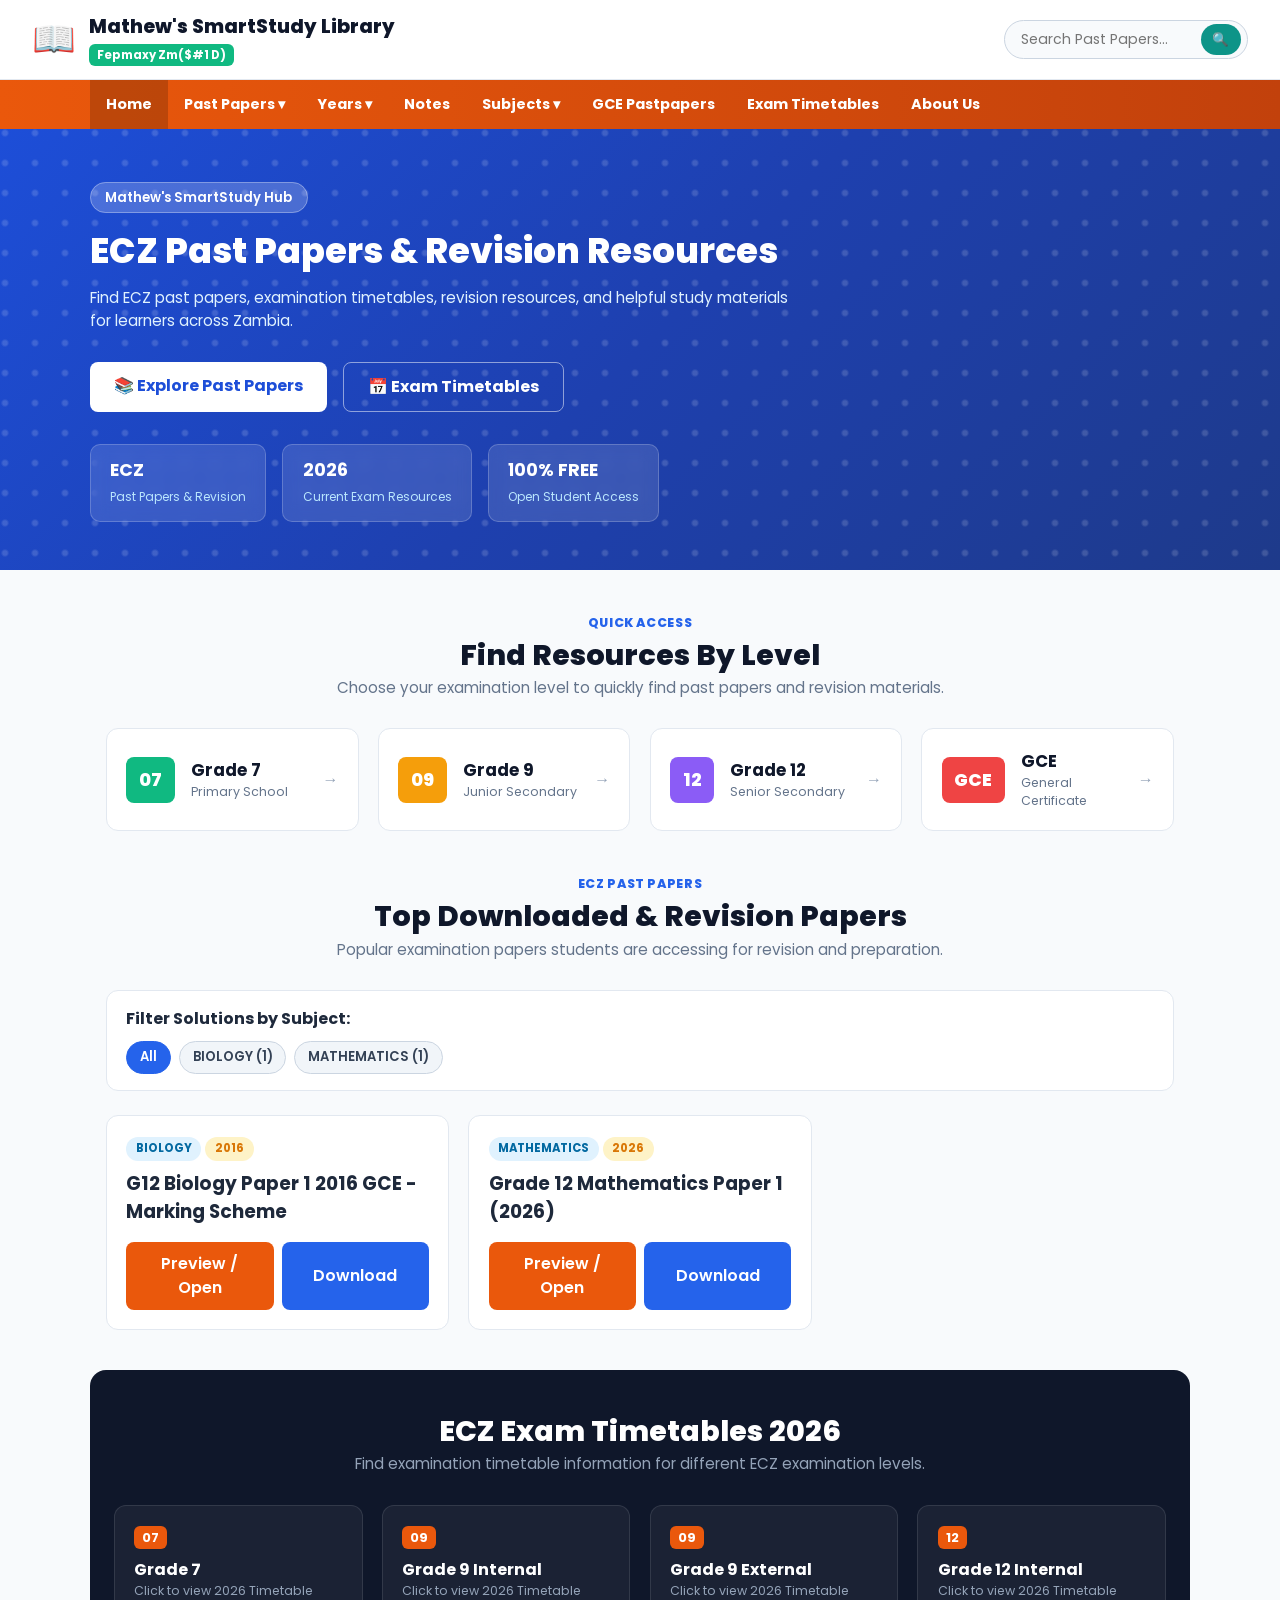
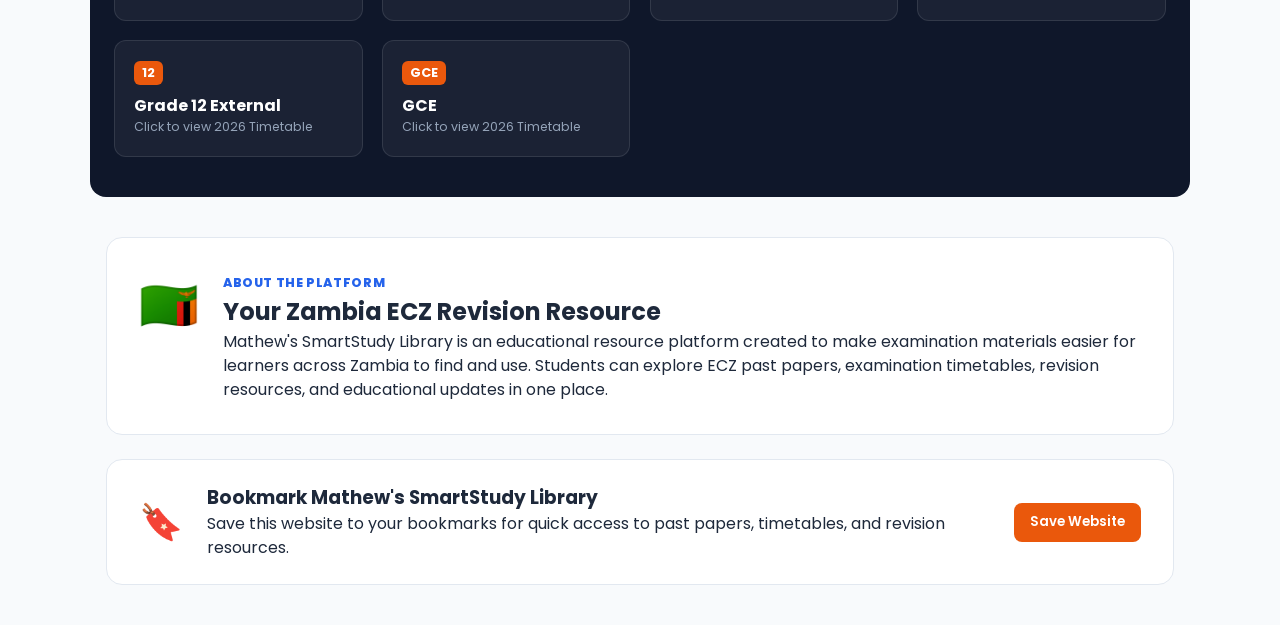
<file: index.html>
<!DOCTYPE html>
<html lang="en">
<head>
  <meta charset="UTF-8">
  <meta name="viewport" content="width=device-width, initial-scale=1.0">
  <title>Mathew's SmartStudy Library | Innovate Your Future</title>
  <link rel="stylesheet" href="css/style.css">
  <link href="https://fonts.googleapis.com/css2?family=Poppins:wght@400;600;700;800&display=swap" rel="stylesheet">
</head>
<body>

  <!-- Top Header Navigation -->
  <div class="top-header">
    <div class="top-brand">
      <div class="brand-logo-icon">📖</div>
      <div class="brand-text">
        <h2>Mathew's SmartStudy Library</h2>
        <span class="green-badge">Fepmaxy Zm($#1 D)</span>
      </div>
    </div>

    <div class="top-search-box">
      <input type="text" id="topSearchInput" placeholder="Search Past Papers...">
      <button class="top-search-btn">🔍</button>
    </div>
  </div>

  <!-- Orange Main Navigation Bar (Clean Public Menu - No Admin Link) -->
  <nav class="main-navbar">
    <div class="nav-container">
      <a href="#hero" class="nav-item active">Home</a>

      <!-- Dropdown 1: Past Papers -->
      <div class="dropdown">
        <a href="#resources" class="nav-item dropbtn">Past Papers ▾</a>
        <div class="dropdown-content">
          <a href="#resources" onclick="selectGradeLevel('primary')">Grade 7</a>
          <a href="#resources" onclick="selectGradeLevel('junior')">Grade 9</a>
          <a href="#resources" onclick="selectGradeLevel('senior')">Grade 12</a>
          <a href="#resources" onclick="selectGradeLevel('gce')">GCE Papers</a>
        </div>
      </div>

      <!-- Dropdown 2: Years -->
      <div class="dropdown">
        <a href="#resources" class="nav-item dropbtn">Years ▾</a>
        <div class="dropdown-content">
          <a href="#resources" onclick="filterByYear('2026')">2026</a>
          <a href="#resources" onclick="filterByYear('2025')">2025</a>
          <a href="#resources" onclick="filterByYear('2024')">2024</a>
          <a href="#resources" onclick="filterByYear('2023')">2023</a>
          <a href="#resources" onclick="filterByYear('2022')">2022</a>
          <a href="#resources" onclick="filterByYear('2021')">2021</a>
          <a href="#resources" onclick="filterByYear('2020')">2020</a>
          <a href="#resources" onclick="filterByYear('all')">Old Past Papers</a>
        </div>
      </div>

      <a href="#about" class="nav-item">Notes</a>

      <!-- Dropdown 3: Subjects -->
      <div class="dropdown">
        <a href="#resources" class="nav-item dropbtn">Subjects ▾</a>
        <div class="dropdown-content">
          <a href="#resources" onclick="filterSubject('Mathematics')">Mathematics</a>
          <a href="#resources" onclick="filterSubject('Chemistry')">Chemistry</a>
          <a href="#resources" onclick="filterSubject('English')">English</a>
          <a href="#resources" onclick="filterSubject('Science')">Science</a>
          <a href="#resources" onclick="filterSubject('Geography')">Geography</a>
          <a href="#resources" onclick="filterSubject('all')">Find All Subjects</a>
        </div>
      </div>

      <a href="#resources" onclick="selectGradeLevel('gce')" class="nav-item">GCE Pastpapers</a>
      <a href="#timetables" class="nav-item">Exam Timetables</a>
      <a href="#about" class="nav-item">About Us</a>
    </div>
  </nav>

  <!-- 1. Hero Banner with Blue Water Animation -->
  <section id="hero" class="water-bg-wrapper">
    <div class="hero-content-container">
      <span class="hero-pill-badge">Mathew's SmartStudy Hub</span>
      <h1>ECZ Past Papers & Revision Resources</h1>
      <p>Find ECZ past papers, examination timetables, revision resources, and helpful study materials for learners across Zambia.</p>
      
      <div class="hero-action-btns">
        <a href="#resources" class="hero-btn-primary">📚 Explore Past Papers</a>
        <a href="#timetables" class="hero-btn-outline">📅 Exam Timetables</a>
      </div>

      <div class="hero-stat-cards">
        <div class="stat-card">
          <strong>ECZ</strong>
          <span>Past Papers & Revision</span>
        </div>
        <div class="stat-card">
          <strong>2026</strong>
          <span>Current Exam Resources</span>
        </div>
        <div class="stat-card">
          <strong>100% FREE</strong>
          <span>Open Student Access</span>
        </div>
      </div>
    </div>
  </section>

  <!-- 2. Find Resources By Level -->
  <section id="levels" class="section-container">
    <div class="section-title-box">
      <span class="section-tag">QUICK ACCESS</span>
      <h2>Find Resources By Level</h2>
      <p>Choose your examination level to quickly find past papers and revision materials.</p>
    </div>

    <div class="level-cards-grid">
      <div class="level-card" onclick="selectGradeLevel('primary')">
        <div class="level-num num-green">07</div>
        <div class="level-info">
          <h3>Grade 7</h3>
          <p>Primary School</p>
        </div>
        <span class="arrow-icon">→</span>
      </div>

      <div class="level-card" onclick="selectGradeLevel('junior')">
        <div class="level-num num-orange">09</div>
        <div class="level-info">
          <h3>Grade 9</h3>
          <p>Junior Secondary</p>
        </div>
        <span class="arrow-icon">→</span>
      </div>

      <div class="level-card" onclick="selectGradeLevel('senior')">
        <div class="level-num num-purple">12</div>
        <div class="level-info">
          <h3>Grade 12</h3>
          <p>Senior Secondary</p>
        </div>
        <span class="arrow-icon">→</span>
      </div>

      <div class="level-card" onclick="selectGradeLevel('gce')">
        <div class="level-num num-red">GCE</div>
        <div class="level-info">
          <h3>GCE</h3>
          <p>General Certificate</p>
        </div>
        <span class="arrow-icon">→</span>
      </div>
    </div>
  </section>

  <!-- 3. Resource Explorer Section -->
  <section id="resources" class="section-container light-bg">
    <div class="section-title-box">
      <span class="section-tag">ECZ PAST PAPERS</span>
      <h2>Top Downloaded & Revision Papers</h2>
      <p>Popular examination papers students are accessing for revision and preparation.</p>
    </div>

    <div class="search-filter-box">
      <h4 style="margin-bottom: 0.6rem; color: #1e293b;">Filter Solutions by Subject:</h4>
      <div id="subjectPillsContainer" class="subject-pills"></div>
    </div>

    <div id="resourceGrid" class="resource-grid"></div>
  </section>

  <!-- 4. ECZ Exam Timetables Section -->
  <section id="timetables" class="section-container dark-bg">
    <div class="section-title-box dark-text">
      <h2>ECZ Exam Timetables 2026</h2>
      <p>Find examination timetable information for different ECZ examination levels.</p>
    </div>

    <div class="timetable-cards-grid">
      <div class="timetable-card" onclick="openTimetableModal('Grade 7')">
        <span class="tt-badge">07</span>
        <h3>Grade 7</h3>
        <p>Click to view 2026 Timetable</p>
      </div>
      <div class="timetable-card" onclick="openTimetableModal('Grade 9 Internal')">
        <span class="tt-badge">09</span>
        <h3>Grade 9 Internal</h3>
        <p>Click to view 2026 Timetable</p>
      </div>
      <div class="timetable-card" onclick="openTimetableModal('Grade 9 External')">
        <span class="tt-badge">09</span>
        <h3>Grade 9 External</h3>
        <p>Click to view 2026 Timetable</p>
      </div>
      <div class="timetable-card" onclick="openTimetableModal('Grade 12 Internal')">
        <span class="tt-badge">12</span>
        <h3>Grade 12 Internal</h3>
        <p>Click to view 2026 Timetable</p>
      </div>
      <div class="timetable-card" onclick="openTimetableModal('Grade 12 External')">
        <span class="tt-badge">12</span>
        <h3>Grade 12 External</h3>
        <p>Click to view 2026 Timetable</p>
      </div>
      <div class="timetable-card" onclick="openTimetableModal('GCE')">
        <span class="tt-badge">GCE</span>
        <h3>GCE</h3>
        <p>Click to view 2026 Timetable</p>
      </div>
    </div>
  </section>

  <!-- 5. About The Platform & Bookmark Prompt -->
  <section id="about" class="section-container">
    <div class="info-card-box">
      <div class="info-flag-icon">🇿🇲</div>
      <div class="info-content">
        <span class="section-tag">ABOUT THE PLATFORM</span>
        <h2>Your Zambia ECZ Revision Resource</h2>
        <p>Mathew's SmartStudy Library is an educational resource platform created to make examination materials easier for learners across Zambia to find and use. Students can explore ECZ past papers, examination timetables, revision resources, and educational updates in one place.</p>
      </div>
    </div>

    <div class="bookmark-card-box">
      <div class="bm-icon">🔖</div>
      <div class="bm-text">
        <h3>Bookmark Mathew's SmartStudy Library</h3>
        <p>Save this website to your bookmarks for quick access to past papers, timetables, and revision resources.</p>
      </div>
      <button onclick="bookmarkSite()" class="primary-btn">Save Website</button>
    </div>
  </section>

  <!-- PDF / Timetable Modal -->
  <div id="pdfModal" style="display: none; position: fixed; inset: 0; background: rgba(0,0,0,0.7); z-index: 1000; justify-content: center; align-items: center; padding: 1rem;">
    <div style="background: white; width: 100%; max-width: 800px; height: 80vh; border-radius: 12px; display: flex; flex-direction: column; overflow: hidden;">
      <div style="padding: 1rem; background: #0f172a; color: white; display: flex; justify-content: space-between; align-items: center;">
        <h3 id="modalPdfTitle" style="font-size: 1rem;">Viewer</h3>
        <button id="closeModalBtn" style="background: #ef4444; color: white; border: none; padding: 0.4rem 0.8rem; border-radius: 6px; cursor: pointer;">Close</button>
      </div>
      <div id="modalContentBox" style="padding: 1.5rem; overflow-y: auto; flex: 1;">
        <iframe id="pdfFrame" style="width: 100%; height: 100%; border: none;"></iframe>
      </div>
    </div>
  </div>

  <script src="js/app.js"></script>
  <script src="js/data.js"></script>
<script src="js/app.js"></script>
</body>
</html>
</file>
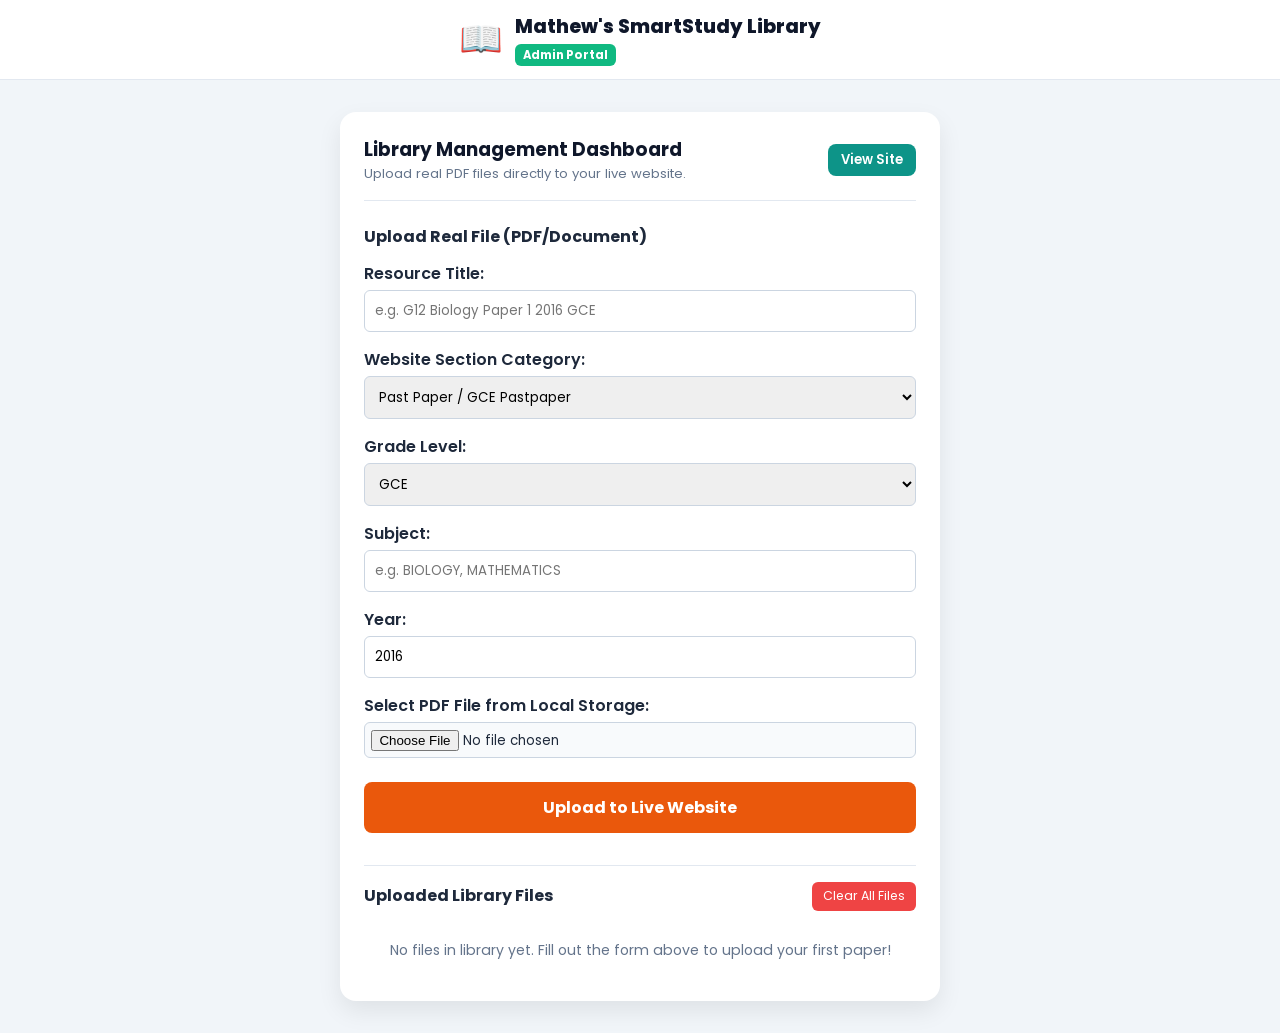
<file: admin.html>
<!DOCTYPE html>
<html lang="en">
<head>
  <meta charset="UTF-8">
  <meta name="viewport" content="width=device-width, initial-scale=1.0">
  <title>Admin Portal - Mathew's SmartStudy Library</title>
  <link rel="stylesheet" href="css/style.css">
  <link href="https://fonts.googleapis.com/css2?family=Poppins:wght@400;600;700;800&display=swap" rel="stylesheet">
</head>
<body style="background: #f1f5f9;">

  <!-- Header -->
  <div class="top-header">
    <div class="top-brand" style="margin: 0 auto;">
      <div class="brand-logo-icon">📖</div>
      <div class="brand-text">
        <h2>Mathew's SmartStudy Library</h2>
        <span class="green-badge">Admin Portal</span>
      </div>
    </div>
  </div>

  <div class="container" style="max-width: 600px; margin: 2rem auto;">

    <!-- Direct Admin Dashboard -->
    <section class="admin-box" style="border-radius: 16px; box-shadow: 0 10px 25px rgba(0,0,0,0.08); background: #ffffff; padding: 1.5rem;">
      <div style="display: flex; justify-content: space-between; align-items: center; margin-bottom: 1.5rem; border-bottom: 1px solid #e2e8f0; padding-bottom: 1rem;">
        <div>
          <h3 style="color: #0f172a;">Library Management Dashboard</h3>
          <p style="color: #64748b; font-size: 0.82rem;">Upload real PDF files directly to your live website.</p>
        </div>
        <a href="index.html" class="primary-btn" style="text-decoration: none; padding: 0.4rem 0.8rem; font-size: 0.82rem; background: #0d9488;">View Site</a>
      </div>

      <!-- Upload Form -->
      <div id="sectionUploadBox">
        <h4 style="margin-bottom: 0.8rem; color: #1e293b;">Upload Real File (PDF/Document)</h4>
        
        <form id="addResourceForm">
          <div class="form-group" style="margin-bottom: 1rem;">
            <label style="display: block; font-weight: 600; margin-bottom: 0.3rem;">Resource Title:</label>
            <input type="text" id="resTitle" placeholder="e.g. G12 Biology Paper 1 2016 GCE" required style="width: 100%; padding: 0.6rem; border: 1px solid #cbd5e1; border-radius: 6px;">
          </div>

          <div class="form-group" style="margin-bottom: 1rem;">
            <label style="display: block; font-weight: 600; margin-bottom: 0.3rem;">Website Section Category:</label>
            <select id="resCategory" style="width: 100%; padding: 0.6rem; border: 1px solid #cbd5e1; border-radius: 6px;">
              <option value="past_paper">Past Paper / GCE Pastpaper</option>
              <option value="notes">Study Notes</option>
              <option value="timetable">Exam Timetable</option>
            </select>
          </div>

          <div class="form-group" style="margin-bottom: 1rem;">
            <label style="display: block; font-weight: 600; margin-bottom: 0.3rem;">Grade Level:</label>
            <select id="resLevel" style="width: 100%; padding: 0.6rem; border: 1px solid #cbd5e1; border-radius: 6px;">
              <option value="gce">GCE</option>
              <option value="senior">Grade 12 (Senior)</option>
              <option value="junior">Grade 9 (Junior)</option>
              <option value="primary">Grade 7 (Primary)</option>
            </select>
          </div>

          <div class="form-group" style="margin-bottom: 1rem;">
            <label style="display: block; font-weight: 600; margin-bottom: 0.3rem;">Subject:</label>
            <input type="text" id="resSubject" placeholder="e.g. BIOLOGY, MATHEMATICS" required style="width: 100%; padding: 0.6rem; border: 1px solid #cbd5e1; border-radius: 6px;">
          </div>

          <div class="form-group" style="margin-bottom: 1rem;">
            <label style="display: block; font-weight: 600; margin-bottom: 0.3rem;">Year:</label>
            <input type="text" id="resYear" value="2016" required style="width: 100%; padding: 0.6rem; border: 1px solid #cbd5e1; border-radius: 6px;">
          </div>

          <div class="form-group" style="margin-bottom: 1rem;">
            <label style="display: block; font-weight: 600; margin-bottom: 0.3rem;">Select PDF File from Local Storage:</label>
            <input type="file" id="resLocalFile" accept=".pdf,.doc,.docx" required style="width: 100%; padding: 0.4rem; background: #f8fafc; border: 1px solid #cbd5e1; border-radius: 6px;">
          </div>
          
          <button type="submit" id="uploadSubmitBtn" class="primary-btn" style="width: 100%; padding: 0.8rem; background: #ea580c; color: white; border: none; border-radius: 8px; font-weight: 700; font-size: 1rem; cursor: pointer; margin-top: 0.5rem;">Upload to Live Website</button>
        </form>

        <!-- Manage Uploaded Resources -->
        <div style="margin-top: 2rem;">
          <div style="display: flex; justify-content: space-between; align-items: center; margin-bottom: 0.8rem; border-top: 1px solid #e2e8f0; padding-top: 1rem;">
            <h4 style="color: #1e293b;">Uploaded Library Files</h4>
            <button type="button" onclick="clearAllFiles()" class="danger-btn" style="padding: 0.35rem 0.7rem; font-size: 0.78rem; background: #ef4444; color: white; border: none; border-radius: 6px; cursor: pointer;">Clear All Files</button>
          </div>
          <div id="adminResourceList" style="display: flex; flex-direction: column; gap: 0.6rem;"></div>
        </div>
      </div>

    </section>

  </div>

  <script src="js/admin.js"></script>
  <script src="js/data.js"></script>
<script src="js/app.js"></script>
</body>
</html>
</file>
<file: css/style.css>
@import url('https://fonts.googleapis.com/css2?family=Poppins:wght@400;600;700;800&display=swap');

* {
  box-sizing: border-box;
  margin: 0;
  padding: 0;
  font-family: 'Poppins', sans-serif;
}

body {
  background-color: #f8fafc;
  color: #1e293b;
  line-height: 1.5;
}

/* TOP HEADER */
.top-header {
  background: #ffffff;
  padding: 0.8rem 2rem;
  display: flex;
  justify-content: space-between;
  align-items: center;
  border-bottom: 1px solid #e2e8f0;
  flex-wrap: wrap;
  gap: 1rem;
}

.top-brand { display: flex; align-items: center; gap: 0.8rem; }
.brand-logo-icon { font-size: 2.2rem; }
.brand-text h2 { font-size: 1.2rem; font-weight: 800; color: #0f172a; }

.green-badge {
  display: inline-block;
  background-color: #10b981;
  color: #ffffff;
  font-size: 0.72rem;
  font-weight: 700;
  padding: 0.15rem 0.5rem;
  border-radius: 6px;
}

.top-search-box {
  display: flex;
  align-items: center;
  border: 1px solid #cbd5e1;
  border-radius: 20px;
  padding: 0.2rem 0.4rem 0.2rem 1rem;
  background: #f8fafc;
}

.top-search-box input { border: none; background: transparent; outline: none; font-size: 0.88rem; width: 180px; }
.top-search-btn { background: #0d9488; border: none; color: white; padding: 0.35rem 0.7rem; border-radius: 16px; cursor: pointer; }

/* ORANGE MAIN NAVBAR & DROPDOWNS */
.main-navbar {
  background: linear-gradient(90deg, #ea580c 0%, #c2410c 100%);
  padding: 0 1.5rem;
  position: sticky;
  top: 0;
  z-index: 100;
}

.nav-container {
  max-width: 1100px;
  margin: 0 auto;
  display: flex;
  align-items: center;
  flex-wrap: wrap;
}

.nav-item {
  color: #ffffff;
  text-decoration: none;
  padding: 0.85rem 1rem;
  font-weight: 700;
  font-size: 0.9rem;
  white-space: nowrap;
  display: inline-block;
}

.nav-item:hover, .nav-item.active { background: rgba(0, 0, 0, 0.18); }

/* DROPDOWN MENU CSS */
.dropdown {
  position: relative;
  display: inline-block;
}

.dropdown-content {
  display: none;
  position: absolute;
  background-color: #ffffff;
  min-width: 180px;
  box-shadow: 0px 8px 16px rgba(0,0,0,0.15);
  border-radius: 8px;
  overflow: hidden;
  z-index: 1000;
  top: 100%;
  left: 0;
}

.dropdown-content a {
  color: #1e293b;
  padding: 0.7rem 1rem;
  text-decoration: none;
  display: block;
  font-size: 0.88rem;
  font-weight: 600;
  border-bottom: 1px solid #f1f5f9;
}

.dropdown-content a:hover {
  background-color: #f8fafc;
  color: #ea580c;
}

.dropdown:hover .dropdown-content {
  display: block;
}

/* HERO SECTION (BLUE WATER ANIMATION) */
.water-bg-wrapper {
  background: linear-gradient(135deg, #1d4ed8 0%, #1e40af 50%, #1e3a8a 100%);
  position: relative;
  overflow: hidden;
  color: #ffffff;
  padding: 3.5rem 1.5rem 3rem 1.5rem;
}

.water-bg-wrapper::before {
  content: "";
  position: absolute;
  top: -50%;
  left: -50%;
  width: 200%;
  height: 200%;
  background: radial-gradient(circle, rgba(255,255,255,0.15) 10%, transparent 20%);
  background-size: 30px 30px;
  animation: waterFlow 12s linear infinite;
  pointer-events: none;
}

@keyframes waterFlow {
  0% { transform: rotate(0deg) translateY(0); }
  50% { transform: rotate(180deg) translateY(-20px); }
  100% { transform: rotate(360deg) translateY(0); }
}

.hero-content-container { max-width: 1100px; margin: 0 auto; position: relative; z-index: 2; }
.hero-pill-badge { background: rgba(255, 255, 255, 0.2); border: 1px solid rgba(255, 255, 255, 0.3); padding: 0.3rem 0.9rem; border-radius: 20px; font-size: 0.82rem; font-weight: 600; }
.hero-content-container h1 { font-size: 2.2rem; font-weight: 800; margin: 1rem 0 0.6rem 0; }
.hero-content-container p { color: #e0f2fe; font-size: 0.95rem; max-width: 700px; margin-bottom: 1.8rem; }

.hero-action-btns { display: flex; gap: 1rem; margin-bottom: 2rem; flex-wrap: wrap; }
.hero-btn-primary { background: #ffffff; color: #1d4ed8; padding: 0.75rem 1.5rem; border-radius: 8px; font-weight: 700; text-decoration: none; }
.hero-btn-outline { border: 1px solid rgba(255, 255, 255, 0.5); color: #ffffff; padding: 0.75rem 1.5rem; border-radius: 8px; font-weight: 700; text-decoration: none; }

.hero-stat-cards { display: flex; gap: 1rem; flex-wrap: wrap; }
.stat-card { background: rgba(255, 255, 255, 0.12); backdrop-filter: blur(8px); border: 1px solid rgba(255, 255, 255, 0.2); padding: 0.8rem 1.2rem; border-radius: 10px; min-width: 140px; }
.stat-card strong { display: block; font-size: 1.1rem; }
.stat-card span { font-size: 0.75rem; color: #bae6fd; }

/* SECTIONS LAYOUT */
.section-container { max-width: 1100px; margin: 2.5rem auto; padding: 0 1rem; }
.section-title-box { text-align: center; margin-bottom: 1.8rem; }
.section-tag { color: #2563eb; font-size: 0.78rem; font-weight: 800; letter-spacing: 0.05em; }
.section-title-box h2 { font-size: 1.8rem; color: #0f172a; font-weight: 800; }
.section-title-box p { color: #64748b; font-size: 0.95rem; }

/* LEVEL CARDS */
.level-cards-grid { display: grid; grid-template-columns: repeat(auto-fit, minmax(220px, 1fr)); gap: 1.2rem; }
.level-card { background: #ffffff; border: 1px solid #e2e8f0; border-radius: 12px; padding: 1.2rem; display: flex; align-items: center; gap: 1rem; cursor: pointer; transition: transform 0.2s; }
.level-card:hover { transform: translateY(-3px); }
.level-num { color: white; font-weight: 800; padding: 0.6rem 0.8rem; border-radius: 8px; font-size: 1.1rem; }
.num-green { background: #10b981; }
.num-orange { background: #f59e0b; }
.num-purple { background: #8b5cf6; }
.num-red { background: #ef4444; }
.level-info h3 { font-size: 1.05rem; color: #0f172a; }
.level-info p { font-size: 0.78rem; color: #64748b; }
.arrow-icon { margin-left: auto; color: #94a3b8; font-weight: bold; }

/* RESOURCE GRID */
.search-filter-box { background: #ffffff; padding: 1rem 1.2rem; border-radius: 12px; border: 1px solid #e2e8f0; margin-bottom: 1.5rem; }
.subject-pills { display: flex; flex-wrap: wrap; gap: 0.5rem; }
.pill { background: #f1f5f9; border: 1px solid #cbd5e1; color: #334155; padding: 0.35rem 0.8rem; border-radius: 20px; font-size: 0.82rem; font-weight: 600; cursor: pointer; }
.pill.active { background: #2563eb; color: white; border-color: #2563eb; }

.resource-grid { display: grid; grid-template-columns: repeat(auto-fill, minmax(280px, 1fr)); gap: 1.2rem; }
.card { background: #ffffff; border: 1px solid #e2e8f0; border-radius: 12px; padding: 1.2rem; display: flex; flex-direction: column; justify-content: space-between; }
.tag { display: inline-block; background: #e0f2fe; color: #0369a1; padding: 0.2rem 0.6rem; font-size: 0.72rem; font-weight: 700; border-radius: 20px; margin-bottom: 0.6rem; }
.card-actions { display: flex; gap: 0.5rem; margin-top: 1rem; }
.primary-btn { background: #ea580c; color: white; border: none; padding: 0.6rem 1rem; border-radius: 8px; font-weight: 600; cursor: pointer; text-align: center; text-decoration: none; }
.download-btn { background: #2563eb; color: white; padding: 0.6rem 1rem; border-radius: 8px; font-weight: 600; text-decoration: none; text-align: center; }

/* TIMETABLE DARK SECTION */
.dark-bg { background: #0f172a; border-radius: 16px; padding: 2.5rem 1.5rem; color: white; }
.dark-text h2 { color: white !important; }
.dark-text p { color: #94a3b8 !important; }

.timetable-cards-grid { display: grid; grid-template-columns: repeat(auto-fit, minmax(220px, 1fr)); gap: 1.2rem; }
.timetable-card { background: rgba(255, 255, 255, 0.05); border: 1px solid rgba(255, 255, 255, 0.1); padding: 1.2rem; border-radius: 12px; cursor: pointer; transition: background 0.2s; }
.timetable-card:hover { background: rgba(255, 255, 255, 0.12); }
.tt-badge { background: #ea580c; color: white; padding: 0.2rem 0.5rem; border-radius: 6px; font-weight: 700; font-size: 0.8rem; }
.timetable-card h3 { margin-top: 0.6rem; font-size: 1rem; }
.timetable-card p { font-size: 0.78rem; color: #94a3b8; }

/* ABOUT & BOOKMARK */
.info-card-box { background: #ffffff; border: 1px solid #e2e8f0; border-radius: 16px; padding: 2rem; display: flex; gap: 1.5rem; margin-bottom: 1.5rem; }
.info-flag-icon { font-size: 3rem; }
.bookmark-card-box { background: #ffffff; border: 1px solid #e2e8f0; border-radius: 16px; padding: 1.5rem 2rem; display: flex; align-items: center; gap: 1.5rem; }
.bm-icon { font-size: 2.2rem; }
.bm-text { flex: 1; }

@media (max-width: 768px) {
  .hero-content-container h1 { font-size: 1.6rem; }
  .info-card-box, .bookmark-card-box { flex-direction: column; }
}
</file>
